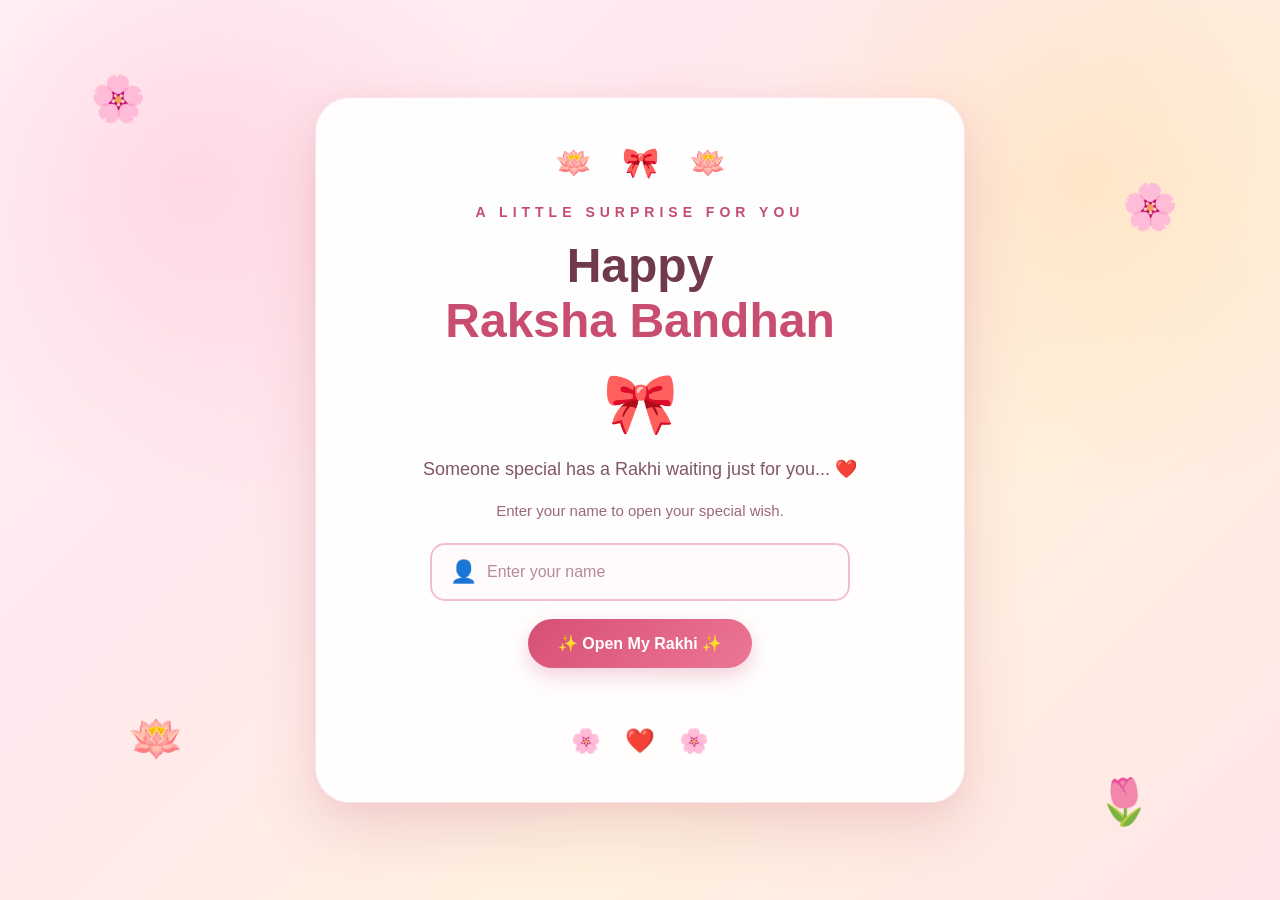
<file: index.html>
<!DOCTYPE html>
<html lang="en">

<head>
    <meta charset="UTF-8">
    <meta name="viewport" content="width=device-width, initial-scale=1.0">

    <title>A Special Rakhi Surprise ❤️</title>

    <link rel="stylesheet" href="style.css">
</head>

<body class="page-one">

    <!-- Decorative flowers -->
    <div class="flower flower1">🌸</div>
    <div class="flower flower2">🌸</div>
    <div class="flower flower3">🪷</div>
    <div class="flower flower4">🌷</div>

    <main class="welcome-container">

        <div class="welcome-card">

            <div class="top-decoration">
                🪷　🎀　🪷
            </div>

            <p class="small-heading">
                A LITTLE SURPRISE FOR YOU
            </p>

            <h1>
                Happy<br>
                <span>Raksha Bandhan</span>
            </h1>

            <div class="rakhi-symbol">
                🎀
            </div>

            <p class="welcome-text">
                Someone special has a Rakhi
                waiting just for you... ❤️
            </p>

            <p class="enter-text">
                Enter your name to open your
                special wish.
            </p>


            <!-- Name -->
            <div class="input-box">

                <span>👤</span>

                <input
                    type="text"
                    id="nameInput"
                    placeholder="Enter your name"
                    autocomplete="off"
                >

            </div>


            <button
                class="open-button"
                onclick="openMyRakhi()"
            >
                ✨ Open My Rakhi ✨
            </button>


            <p
                id="errorMessage"
                class="error-message"
            ></p>


            <div class="bottom-decoration">
                🌸　❤️　🌸
            </div>

        </div>

    </main>


    <script src="script.js"></script>

</body>

</html>
</file>
<file: style.css>
/* =========================================================
   RAKHI WEBSITE - COMPLETE STYLE
   Pink + Peach + Golden Raksha Bandhan Theme
========================================================= */


/* =========================================================
   BASIC RESET
========================================================= */

* {
    margin: 0;
    padding: 0;
    box-sizing: border-box;
}

html {
    scroll-behavior: smooth;
}

body {
    font-family: "Trebuchet MS", Arial, sans-serif;
    min-height: 100vh;
    overflow-x: hidden;
}


/* =========================================================
   COMMON BACKGROUND
========================================================= */

.page-one,
.page-two,
.final-page {
    background:
        radial-gradient(circle at 15% 20%, rgba(255, 190, 210, 0.45), transparent 25%),
        radial-gradient(circle at 85% 20%, rgba(255, 220, 170, 0.45), transparent 25%),
        linear-gradient(
            135deg,
            #fff5f7,
            #ffe8ee,
            #fff1df,
            #ffe5e9
        );

    background-attachment: fixed;
}


/* =========================================================
   PAGE ONE - WELCOME PAGE
========================================================= */

.page-one {
    min-height: 100vh;
    display: flex;
    align-items: center;
    justify-content: center;
    position: relative;
    padding: 30px 15px;
}


/* =========================================================
   DECORATIVE FLOWERS - PAGE ONE
========================================================= */

.flower {
    position: fixed;
    z-index: 0;
    font-size: 45px;
    animation: floatingFlower 4s ease-in-out infinite;
    pointer-events: none;
}

.flower1 {
    top: 8%;
    left: 7%;
}

.flower2 {
    top: 20%;
    right: 8%;
    animation-delay: 1s;
}

.flower3 {
    bottom: 15%;
    left: 10%;
    animation-delay: 2s;
}

.flower4 {
    bottom: 8%;
    right: 10%;
    animation-delay: 3s;
}

@keyframes floatingFlower {

    0%,
    100% {
        transform: translateY(0) rotate(0deg);
    }

    50% {
        transform: translateY(-12px) rotate(5deg);
    }
}


/* =========================================================
   WELCOME CONTAINER
========================================================= */

.welcome-container {
    width: 100%;
    max-width: 650px;
    position: relative;
    z-index: 2;
}


/* =========================================================
   WELCOME CARD
========================================================= */

.welcome-card {
    background: rgba(255, 255, 255, 0.93);
    padding: 45px 40px;
    border-radius: 35px;

    text-align: center;

    box-shadow:
        0 25px 60px rgba(170, 75, 100, 0.18),
        0 5px 20px rgba(255, 170, 190, 0.18);

    border: 1px solid rgba(220, 130, 150, 0.2);

    backdrop-filter: blur(10px);
}


/* =========================================================
   TOP DECORATION
========================================================= */

.top-decoration {
    font-size: 30px;
    margin-bottom: 20px;
}


/* =========================================================
   SMALL HEADING
========================================================= */

.small-heading {
    color: #c44d70;
    font-size: 14px;
    font-weight: bold;
    letter-spacing: 5px;
    margin-bottom: 18px;
}


/* =========================================================
   PAGE ONE HEADING
========================================================= */

.welcome-card h1 {
    color: #71394e;
    font-size: 48px;
    line-height: 1.15;
    margin-bottom: 20px;
}

.welcome-card h1 span {
    color: #c94d70;
}


/* =========================================================
   RAKHI SYMBOL
========================================================= */

.rakhi-symbol {
    font-size: 60px;
    margin: 15px 0;
    animation: rakhiFloat 2.5s ease-in-out infinite;
}

@keyframes rakhiFloat {

    0%,
    100% {
        transform: translateY(0);
    }

    50% {
        transform: translateY(-8px);
    }
}


/* =========================================================
   WELCOME TEXT
========================================================= */

.welcome-text {
    color: #805568;
    font-size: 18px;
    line-height: 1.7;
    margin: 15px auto;
    max-width: 450px;
}

.enter-text {
    color: #9a6879;
    font-size: 15px;
    line-height: 1.6;
    margin-bottom: 20px;
}


/* =========================================================
   INPUT BOX
========================================================= */

.input-box {
    display: flex;
    align-items: center;
    gap: 10px;

    width: 100%;
    max-width: 420px;

    margin: 0 auto 18px;

    padding: 14px 18px;

    border: 2px solid #f1bfd0;
    border-radius: 15px;

    background: #fffafb;

    transition: 0.3s;
}

.input-box:focus-within {
    border-color: #d75b7d;

    box-shadow:
        0 0 0 4px rgba(215, 91, 125, 0.1);
}

.input-box span {
    font-size: 22px;
}

.input-box input {
    width: 100%;

    border: none;
    outline: none;

    background: transparent;

    font-size: 16px;
    color: #633c4d;
}

.input-box input::placeholder {
    color: #b58b99;
}


/* =========================================================
   OPEN BUTTON
========================================================= */

.open-button {
    border: none;
    outline: none;

    padding: 15px 30px;

    border-radius: 30px;

    background: linear-gradient(
        135deg,
        #d64f75,
        #ed7695
    );

    color: white;

    font-size: 16px;
    font-weight: bold;

    cursor: pointer;

    box-shadow:
        0 8px 20px rgba(205, 75, 110, 0.25);

    transition: 0.3s;
}

.open-button:hover {
    transform: translateY(-3px);

    box-shadow:
        0 12px 25px rgba(205, 75, 110, 0.35);
}

.open-button:active {
    transform: scale(0.97);
}


/* =========================================================
   ERROR MESSAGE
========================================================= */

.error-message {
    color: #d43e5f;
    font-size: 14px;
    margin-top: 12px;
    min-height: 20px;
}


/* =========================================================
   BOTTOM DECORATION
========================================================= */

.bottom-decoration {
    margin-top: 25px;
    font-size: 24px;
}


/* =========================================================
   PAGE TWO - RAKHI PAGE
========================================================= */

.page-two {
    min-height: 100vh;

    display: flex;
    align-items: center;
    justify-content: center;

    padding: 30px 15px;

    position: relative;
}


/* =========================================================
   WISH CONTAINER
========================================================= */

.wish-container {
    width: 100%;
    max-width: 650px;
    position: relative;
    z-index: 2;
}


/* =========================================================
   WISH CARD
========================================================= */

.wish-card {
    background: rgba(255, 255, 255, 0.94);

    padding: 45px 30px;

    border-radius: 35px;

    text-align: center;

    box-shadow:
        0 25px 60px rgba(170, 75, 100, 0.18);

    border: 1px solid rgba(220, 130, 150, 0.2);
}


/* =========================================================
   SPECIAL TEXT
========================================================= */

.special-text {
    color: #c34d70;

    font-size: 14px;

    font-weight: bold;

    letter-spacing: 4px;

    margin-bottom: 18px;
}


/* =========================================================
   BROTHER NAME
========================================================= */

.wish-card h1 {
    color: #71394e;

    font-size: 38px;

    margin-bottom: 20px;
}


/* =========================================================
   TOUCH TEXT
========================================================= */

.touch-text {
    color: #9a6879;

    font-size: 18px;

    line-height: 1.7;

    margin-bottom: 20px;
}

.touch-text small {
    font-size: 14px;
}


/* =========================================================
   RAKHI WRAPPER
========================================================= */

.rakhi-wrapper {
    position: relative;

    width: 330px;
    height: 260px;

    margin: 20px auto;

    display: flex;

    justify-content: center;
    align-items: center;

    cursor: pointer;
}


/* =========================================================
   RAKHI THREAD
========================================================= */

.rakhi-thread {
    position: absolute;

    width: 150px;
    height: 12px;

    background: linear-gradient(
        90deg,
        #d83f65,
        #f49aaf,
        #d83f65
    );

    top: 50%;

    transform: translateY(-50%);

    border-radius: 10px;

    box-shadow:
        0 3px 5px rgba(160, 50, 70, 0.2);
}

.left-thread {
    left: 0;
}

.right-thread {
    right: 0;
}


/* =========================================================
   RAKHI
========================================================= */

.rakhi {
    position: relative;

    width: 150px;
    height: 150px;

    display: flex;

    align-items: center;
    justify-content: center;

    transition: 0.4s;

    z-index: 2;
}

.rakhi-wrapper:hover .rakhi {
    transform: scale(1.08) rotate(3deg);
}


/* =========================================================
   OUTER RAKHI
========================================================= */

.rakhi-outer {
    position: absolute;

    width: 145px;
    height: 145px;

    border-radius: 50%;

    background:
        radial-gradient(
            circle,
            #ffd65e,
            #ed9d24
        );

    box-shadow:
        0 8px 20px rgba(200, 130, 30, 0.3);
}


/* =========================================================
   RAKHI PETALS
========================================================= */

.rakhi-petal {
    position: absolute;

    width: 48px;
    height: 48px;

    background: #d84d78;

    border-radius: 50% 50% 45% 45%;

    left: 50%;
    top: 50%;

    transform-origin: center bottom;
}


/* Individual petals */

.petal1 {
    transform: translate(-50%, -100%) rotate(0deg);
}

.petal2 {
    transform: translate(-50%, -100%) rotate(45deg);
}

.petal3 {
    transform: translate(-50%, -100%) rotate(90deg);
}

.petal4 {
    transform: translate(-50%, -100%) rotate(135deg);
}

.petal5 {
    transform: translate(-50%, -100%) rotate(180deg);
}

.petal6 {
    transform: translate(-50%, -100%) rotate(225deg);
}

.petal7 {
    transform: translate(-50%, -100%) rotate(270deg);
}

.petal8 {
    transform: translate(-50%, -100%) rotate(315deg);
}


/* =========================================================
   RAKHI MIDDLE
========================================================= */

.rakhi-middle {
    position: absolute;

    width: 75px;
    height: 75px;

    border-radius: 50%;

    background: linear-gradient(
        135deg,
        #ffe99a,
        #f2ad32
    );

    box-shadow:
        0 4px 10px rgba(180, 120, 30, 0.25);

    z-index: 3;
}


/* =========================================================
   CENTER JEWEL
========================================================= */

.center-jewel {
    position: absolute;

    width: 55px;
    height: 55px;

    border-radius: 50%;

    background: white;

    display: flex;

    align-items: center;
    justify-content: center;

    font-size: 28px;

    z-index: 4;

    box-shadow:
        0 4px 10px rgba(150, 70, 80, 0.2);
}


/* =========================================================
   WISH FOOTER
========================================================= */

.footer-text {
    color: #a46b7d;

    font-size: 14px;

    margin-top: 25px;
}


/* =========================================================
   FINAL PAGE
========================================================= */

.final-page {
    min-height: 100vh;

    position: relative;

    padding: 60px 20px;

    display: flex;

    justify-content: center;

    align-items: flex-start;
}


/* =========================================================
   FINAL DECORATIONS
========================================================= */

.final-decoration {
    position: fixed;

    z-index: 0;

    pointer-events: none;

    animation: decorationFloat 5s ease-in-out infinite;
}

.flower-one {
    top: 8%;
    left: 5%;
    font-size: 48px;
}

.flower-two {
    top: 22%;
    right: 7%;
    font-size: 45px;
    animation-delay: 1s;
}

.flower-three {
    bottom: 18%;
    left: 6%;
    font-size: 45px;
    animation-delay: 2s;
}

.flower-four {
    bottom: 7%;
    right: 8%;
    font-size: 48px;
    animation-delay: 3s;
}

.heart-one {
    top: 45%;
    left: 8%;
    font-size: 35px;
}

.heart-two {
    top: 65%;
    right: 8%;
    font-size: 30px;
    animation-delay: 1s;
}

.heart-three {
    bottom: 25%;
    right: 15%;
    font-size: 28px;
    animation-delay: 2s;
}

.sparkle-one {
    top: 30%;
    left: 17%;
    font-size: 28px;
}

.sparkle-two {
    top: 55%;
    right: 18%;
    font-size: 28px;
}

.sparkle-three {
    bottom: 15%;
    left: 17%;
    font-size: 35px;
}

@keyframes decorationFloat {

    0%,
    100% {
        transform: translateY(0);
    }

    50% {
        transform: translateY(-15px);
    }
}


/* =========================================================
   FINAL CONTAINER
========================================================= */

.final-container {
    width: 100%;

    max-width: 900px;

    position: relative;

    z-index: 2;
}


/* =========================================================
   FINAL CARD
========================================================= */

.final-card {
    background: rgba(255, 255, 255, 0.94);

    padding: 50px 35px;

    border-radius: 45px;

    text-align: center;

    box-shadow:
        0 30px 70px rgba(160, 70, 95, 0.2);

    border: 1px solid rgba(220, 130, 150, 0.2);

    backdrop-filter: blur(10px);
}


/* =========================================================
   FINAL TOP
========================================================= */

.final-top {
    display: flex;

    justify-content: center;

    gap: 22px;

    font-size: 28px;

    margin-bottom: 20px;
}


/* =========================================================
   FINAL SMALL TITLE
========================================================= */

.final-small-title {
    color: #c34d70;

    font-size: 14px;

    font-weight: bold;

    letter-spacing: 6px;

    margin-bottom: 20px;
}


/* =========================================================
   FINAL MAIN TITLE
========================================================= */

.final-card > h1 {
    color: #71394e;

    font-size: 58px;

    line-height: 1.15;

    margin-bottom: 18px;
}


/* =========================================================
   FINAL BROTHER NAME
========================================================= */

#finalBrotherName {
    color: #c94d70;

    font-size: 38px;

    margin-bottom: 30px;
}


/* =========================================================
   📸 BROTHER PHOTO - FULL PHOTO BOX
========================================================= */

.photo-frame {
    width: 430px;

    height: 470px;

    margin: 20px auto 25px;

    padding: 8px;

    border-radius: 25px;

    background: linear-gradient(
        135deg,
        #ffe38a,
        #e9a32d,
        #fff0a9,
        #e9a32d
    );

    box-shadow:
        0 0 20px rgba(238, 176, 55, 0.55),
        0 12px 35px rgba(150, 80, 40, 0.2);
}


/* =========================================================
   PHOTO INNER AREA
========================================================= */

.photo-glow {
    width: 100%;

    height: 100%;

    border-radius: 18px;

    overflow: hidden;

    background: #ffffff;

    display: flex;

    align-items: center;

    justify-content: center;
}


/* =========================================================
   📸 FULL PHOTO
========================================================= */

.photo-glow img {
    width: 100%;

    height: 100%;

    display: block;

    /*
       IMPORTANT:
       contain = complete photo is visible
       without cropping.
    */

    object-fit: contain;

    background: white;

    border-radius: 15px;
}


/* =========================================================
   PHOTO CAPTION
========================================================= */

.photo-caption {
    color: #9b6678;

    font-size: 16px;

    margin: 12px auto 30px;
}


/* =========================================================
   MESSAGE BOX
========================================================= */

.message-box {
    background:
        linear-gradient(
            135deg,
            rgba(255, 242, 246, 0.95),
            rgba(255, 249, 236, 0.95)
        );

    border: 1px solid #f1c8d4;

    border-radius: 30px;

    padding: 35px 30px;

    margin-top: 25px;

    box-shadow:
        0 10px 30px rgba(190, 90, 120, 0.08);
}


/* =========================================================
   MESSAGE DECORATIONS
========================================================= */

.message-top-decoration,
.message-bottom-decoration {
    font-size: 24px;

    margin-bottom: 18px;
}

.message-bottom-decoration {
    margin-top: 22px;

    margin-bottom: 0;
}


/* =========================================================
   MESSAGE HEADING
========================================================= */

.message-box h3 {
    color: #71394e;

    font-size: 28px;

    margin: 15px 0 25px;
}

#messageName {
    color: #c94d70;
}


/* =========================================================
   COMPLETE MESSAGE
========================================================= */

.complete-message {
    color: #805568;

    font-size: 17px;

    line-height: 2;

    white-space: pre-line;

    max-width: 700px;

    margin: 0 auto;

    text-align: center;
}


/* =========================================================
   RAKSHA BANDHAN WISH
========================================================= */

.raksha-wish {
    color: #c7476d;

    font-size: 23px;

    font-weight: bold;

    margin-top: 25px;
}


/* =========================================================
   FOREVER TEXT
========================================================= */

.forever-text {
    color: #936778;

    font-size: 16px;

    line-height: 1.8;

    margin: 25px auto 15px;

    max-width: 650px;
}


/* =========================================================
   SIGNATURE
========================================================= */

.signature {
    color: #b36c80;

    font-size: 17px;

    font-style: italic;

    margin-top: 20px;
}


/* =========================================================
   MUSIC BOX
========================================================= */

.music-box {
    margin-top: 30px;

    padding: 35px 25px;

    background:
        linear-gradient(
            135deg,
            rgba(255, 242, 246, 0.95),
            rgba(255, 249, 236, 0.95)
        );

    border: 1px solid #f1c8d4;

    border-radius: 30px;

    box-shadow:
        0 10px 30px rgba(190, 90, 120, 0.08);
}


/* =========================================================
   MUSIC ICON
========================================================= */

.music-icon {
    font-size: 45px;

    margin-bottom: 10px;
}


/* =========================================================
   MUSIC HEADING
========================================================= */

.music-box h3 {
    color: #71394e;

    font-size: 25px;

    margin-bottom: 10px;
}


/* =========================================================
   MUSIC DESCRIPTION
========================================================= */

.music-box p {
    color: #986a7b;

    font-size: 15px;

    margin-bottom: 20px;
}


/* =========================================================
   AUDIO PLAYER
========================================================= */

.music-box audio {
    width: 90%;

    max-width: 600px;

    height: 50px;
}


/* =========================================================
   FINAL BOTTOM DECORATION
========================================================= */

.final-bottom-decoration {
    margin-top: 30px;

    font-size: 26px;

    letter-spacing: 8px;
}


/* =========================================================
   MADE WITH LOVE
========================================================= */

.made-with-love {
    color: #a16d7d;

    font-size: 14px;

    margin-top: 18px;
}


/* =========================================================
   RESPONSIVE - TABLET
========================================================= */

@media (max-width: 768px) {

    .welcome-card {
        padding: 35px 25px;
    }

    .welcome-card h1 {
        font-size: 40px;
    }

    .final-page {
        padding: 30px 12px;
    }

    .final-card {
        padding: 40px 20px;
        border-radius: 30px;
    }

    .final-card > h1 {
        font-size: 42px;
    }

    #finalBrotherName {
        font-size: 30px;
    }

    .photo-frame {
        width: 380px;
        height: 430px;
    }

    .message-box {
        padding: 30px 20px;
    }
}


/* =========================================================
   RESPONSIVE - MOBILE
========================================================= */

@media (max-width: 500px) {

    .page-one,
    .page-two {
        padding: 20px 10px;
    }

    .welcome-card {
        padding: 30px 18px;

        border-radius: 25px;
    }

    .welcome-card h1 {
        font-size: 32px;
    }

    .small-heading {
        font-size: 11px;
        letter-spacing: 3px;
    }

    .welcome-text {
        font-size: 16px;
    }

    .open-button {
        width: 100%;
        padding: 14px 15px;
    }


    /* Page Two */

    .wish-card {
        padding: 30px 15px;
        border-radius: 25px;
    }

    .wish-card h1 {
        font-size: 30px;
    }

    .rakhi-wrapper {
        width: 290px;
    }

    .rakhi-thread {
        width: 125px;
    }


    /* Final Page */

    .final-card {
        padding: 30px 14px;

        border-radius: 25px;
    }

    .final-top {
        gap: 12px;
        font-size: 22px;
    }

    .final-small-title {
        font-size: 11px;
        letter-spacing: 4px;
    }

    .final-card > h1 {
        font-size: 32px;
    }

    #finalBrotherName {
        font-size: 26px;
    }


    /* FULL PHOTO ON MOBILE */

    .photo-frame {
        width: 100%;

        max-width: 340px;

        height: 400px;

        padding: 7px;

        border-radius: 20px;
    }

    .photo-glow {
        border-radius: 14px;
    }

    .photo-glow img {
        border-radius: 11px;
    }


    .photo-caption {
        font-size: 14px;

        line-height: 1.6;
    }


    /* Message */

    .message-box {
        padding: 25px 15px;

        border-radius: 22px;
    }

    .message-box h3 {
        font-size: 23px;
    }

    .complete-message {
        font-size: 15px;

        line-height: 1.8;
    }

    .raksha-wish {
        font-size: 19px;
    }

    .forever-text {
        font-size: 14px;
    }


    /* Music */

    .music-box {
        padding: 28px 15px;

        border-radius: 22px;
    }

    .music-box h3 {
        font-size: 21px;
    }

    .music-box audio {
        width: 100%;
    }


    /* Decorations */

    .final-decoration {
        opacity: 0.75;
    }

    .flower-one,
    .flower-two,
    .flower-three,
    .flower-four {
        font-size: 32px;
    }

    .heart-one,
    .heart-two,
    .heart-three {
        font-size: 24px;
    }

    .sparkle-one,
    .sparkle-two,
    .sparkle-three {
        font-size: 22px;
    }
}


/* =========================================================
   VERY SMALL PHONES
========================================================= */

@media (max-width: 360px) {

    .welcome-card h1 {
        font-size: 28px;
    }

    .final-card > h1 {
        font-size: 28px;
    }

    #finalBrotherName {
        font-size: 23px;
    }

    .photo-frame {
        height: 350px;
    }

    .rakhi-wrapper {
        transform: scale(0.9);
    }
}
</file>
